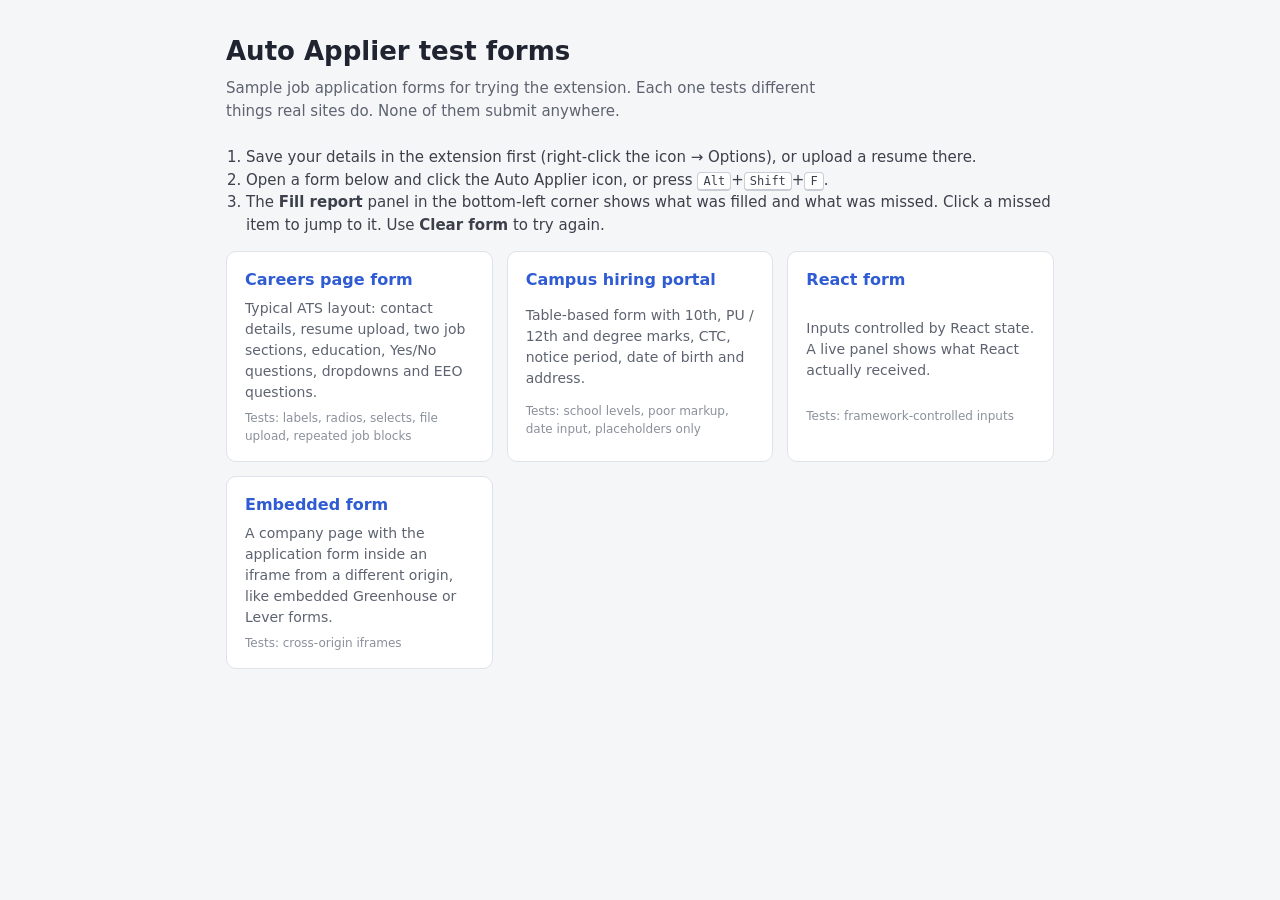
<file: test-site/index.html>
<!doctype html>
<html lang="en">
<head>
  <meta charset="utf-8">
  <meta name="viewport" content="width=device-width, initial-scale=1">
  <title>Auto Applier Test Forms</title>
  <link rel="stylesheet" href="site.css">
  <style>
    h1 { margin: 0 0 6px; font-size: 26px; }
    .lead { margin: 0 0 24px; color: #5d6370; max-width: 64ch; }
    .cards { display: grid; grid-template-columns: repeat(auto-fill, minmax(250px, 1fr)); gap: 14px; }
    .card { display: grid; gap: 6px; padding: 16px 18px; background: #fff; border: 1px solid #dfe2e8; border-radius: 10px; text-decoration: none; color: inherit; }
    .card:hover { border-color: #2f5bd3; }
    .card b { font-size: 16px; color: #2f5bd3; }
    .card span { color: #5d6370; font-size: 14px; }
    .card small { color: #8a909b; font-size: 12px; }
    ol { padding-left: 20px; color: #3b404b; }
    kbd { font: 12px Consolas, monospace; padding: 1px 5px; border: 1px solid #c9cdd6; border-bottom-width: 2px; border-radius: 4px; background: #fff; }
  </style>
</head>
<body>
  <div class="wrap">
    <h1>Auto Applier test forms</h1>
    <p class="lead">Sample job application forms for trying the extension. Each one tests different things real sites do. None of them submit anywhere.</p>

    <ol>
      <li>Save your details in the extension first (right-click the icon → Options), or upload a resume there.</li>
      <li>Open a form below and click the Auto Applier icon, or press <kbd>Alt</kbd>+<kbd>Shift</kbd>+<kbd>F</kbd>.</li>
      <li>The <b>Fill report</b> panel in the bottom-left corner shows what was filled and what was missed. Click a missed item to jump to it. Use <b>Clear form</b> to try again.</li>
    </ol>

    <div class="cards">
      <a class="card" href="careers.html">
        <b>Careers page form</b>
        <span>Typical ATS layout: contact details, resume upload, two job sections, education, Yes/No questions, dropdowns and EEO questions.</span>
        <small>Tests: labels, radios, selects, file upload, repeated job blocks</small>
      </a>
      <a class="card" href="campus.html">
        <b>Campus hiring portal</b>
        <span>Table-based form with 10th, PU / 12th and degree marks, CTC, notice period, date of birth and address.</span>
        <small>Tests: school levels, poor markup, date input, placeholders only</small>
      </a>
      <a class="card" href="react.html">
        <b>React form</b>
        <span>Inputs controlled by React state. A live panel shows what React actually received.</span>
        <small>Tests: framework-controlled inputs</small>
      </a>
      <a class="card" href="embedded.html">
        <b>Embedded form</b>
        <span>A company page with the application form inside an iframe from a different origin, like embedded Greenhouse or Lever forms.</span>
        <small>Tests: cross-origin iframes</small>
      </a>
    </div>
  </div>
</body>
</html>
</file>
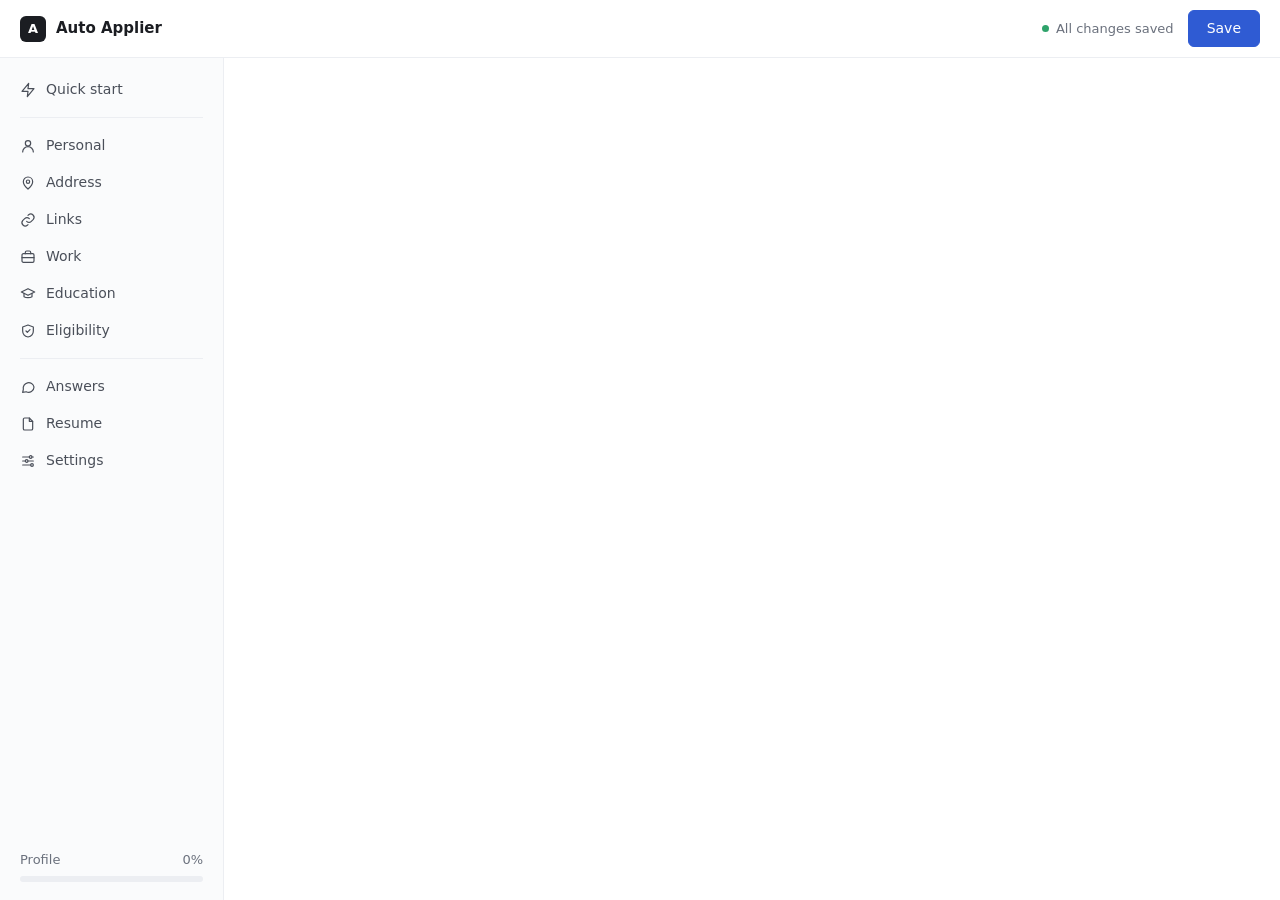
<file: options.html>
<!doctype html>
<html lang="en">
<head>
  <meta charset="utf-8">
  <meta name="viewport" content="width=device-width, initial-scale=1">
  <title>Auto Applier</title>
  <link rel="stylesheet" href="options.css">
</head>
<body>
  <header class="topbar">
    <div class="brand"><span class="logo">A</span>Auto Applier</div>
    <div class="spacer"></div>
    <div id="saveState" class="save-state" data-state="saved"><i></i><span>All changes saved</span></div>
    <button id="save" type="button" class="btn primary">Save</button>
  </header>

  <div class="layout">
    <nav id="nav" class="nav" aria-label="Sections">
      <div id="navItems" class="nav-items"></div>
      <div class="completeness">
        <div class="completeness-row"><span>Profile</span><span id="completePct">0%</span></div>
        <div class="bar"><span id="completeBar"></span></div>
      </div>
    </nav>

    <main class="main">
      <!-- Quick start -->
      <section class="panel" data-panel="quick-start" hidden>
        <div class="panel-head">
          <h1>Quick start</h1>
          <p>Upload your resume and most of your details are filled in for you. Then review each section and save.</p>
        </div>

        <label id="dropZone" class="dropzone" for="parseFile">
          <svg class="dz-icon" viewBox="0 0 24 24" aria-hidden="true"><path d="M12 16V4M7 9l5-5 5 5"/><path d="M4 16v3a2 2 0 0 0 2 2h12a2 2 0 0 0 2-2v-3"/></svg>
          <span class="dz-title">Drop your resume here, or <u>choose a file</u></span>
          <span class="dz-sub">PDF, DOCX or TXT</span>
          <input id="parseFile" type="file" accept=".pdf,.docx,.txt" hidden>
        </label>

        <div class="parse-options">
          <span id="parserMode" class="parser-mode"></span>
          <label class="check"><input id="parseOverwrite" type="checkbox"> Replace details I've already entered</label>
        </div>

        <div id="parseResult" class="result" hidden>
          <p id="parseStatus" class="result-text"></p>
          <div id="parseJump" class="jump"></div>
        </div>

        <ol class="steps">
          <li><strong>Upload your resume</strong><span>Details are filled into the sections on the left. Fields filled this way are tagged "From resume".</span></li>
          <li><strong>Review and save</strong><span>Check each section, fill anything missing (salary, notice period, eligibility), then click Save.</span></li>
          <li><strong>Fill any application</strong><span>On a job form, click the Auto Applier icon or press <kbd>Alt</kbd>+<kbd>Shift</kbd>+<kbd>F</kbd>.</span></li>
        </ol>
      </section>

      <!-- Profile sections are generated from fields.js -->
      <form id="profile" class="profile" autocomplete="off"></form>

      <!-- Answers -->
      <section class="panel" data-panel="answers" hidden>
        <div class="panel-head">
          <h1>Answers</h1>
          <p>Your answers to questions that keep coming up. When a form question contains one of the keywords, the answer is filled in.</p>
        </div>
        <div id="custom" class="answers"></div>
        <button id="addCustom" type="button" class="btn">+ Add answer</button>
      </section>

      <!-- Resume -->
      <section class="panel" data-panel="resume" hidden>
        <div class="panel-head">
          <h1>Resume</h1>
          <p>Attached automatically to "Resume" or "CV" upload fields on application forms.</p>
        </div>
        <div class="file-card">
          <svg class="file-icon" viewBox="0 0 24 24" aria-hidden="true"><path d="M14 3H7a2 2 0 0 0-2 2v14a2 2 0 0 0 2 2h10a2 2 0 0 0 2-2V8z"/><path d="M14 3v5h5"/></svg>
          <div class="file-info">
            <span id="resumeName" class="file-name">No resume saved</span>
            <span id="resumeMeta" class="file-meta">Upload one here or from Quick start.</span>
          </div>
          <label class="btn">Replace<input id="resumeFile" type="file" accept=".pdf,.doc,.docx,.txt,.rtf" hidden></label>
          <button id="resumeClear" type="button" class="btn danger" hidden>Remove</button>
        </div>
      </section>

      <!-- Settings -->
      <section class="panel" data-panel="settings" hidden>
        <div class="panel-head">
          <h1>Settings</h1>
        </div>

        <div class="group">
          <h2>Filling forms</h2>
          <label class="check"><input id="overwrite" type="checkbox"> Overwrite fields that already have a value</label>
          <div class="setting-row">
            <div><strong>Keyboard shortcut</strong><span class="muted">Default is Alt+Shift+F.</span></div>
            <button id="shortcuts" type="button" class="btn">Change shortcut</button>
          </div>
        </div>

        <div class="group">
          <h2>AI resume parsing</h2>
          <p class="muted">Optional. With a Groq API key, resumes are read by an AI model, which handles unusual layouts much better. Your resume's text is sent to Groq when you upload it. Without a key, parsing stays on your computer. Get a free key at <a href="https://console.groq.com/keys" target="_blank" rel="noopener">console.groq.com/keys</a>.</p>
          <div class="grid">
            <div class="field">
              <label for="groqKey">Groq API key</label>
              <!-- type=text + masking (not type=password) so Chrome's password manager doesn't autofill a saved password here -->
              <div class="key-row">
                <input id="groqKey" type="text" class="masked" placeholder="gsk_…" autocomplete="off" spellcheck="false" data-lpignore="true" data-1p-ignore>
                <button id="toggleKey" type="button" class="btn">Show</button>
              </div>
            </div>
            <div class="field">
              <label for="groqModel">Model</label>
              <select id="groqModel"></select>
              <small id="modelNote" class="muted"></small>
            </div>
          </div>
        </div>

        <div class="group">
          <h2>Backup</h2>
          <p class="muted">Save your details and resume to a file, or load them in another browser. The API key isn't included.</p>
          <div class="row">
            <button id="export" type="button" class="btn">Export</button>
            <label class="btn">Import<input id="import" type="file" accept="application/json" hidden></label>
          </div>
        </div>
      </section>
    </main>
  </div>

  <div id="status" class="toast" role="status"></div>

  <script src="lib/pdf.min.js"></script>
  <script src="resume-parser.js"></script>
  <script src="fields.js"></script>
  <script src="options.js"></script>
</body>
</html>
</file>
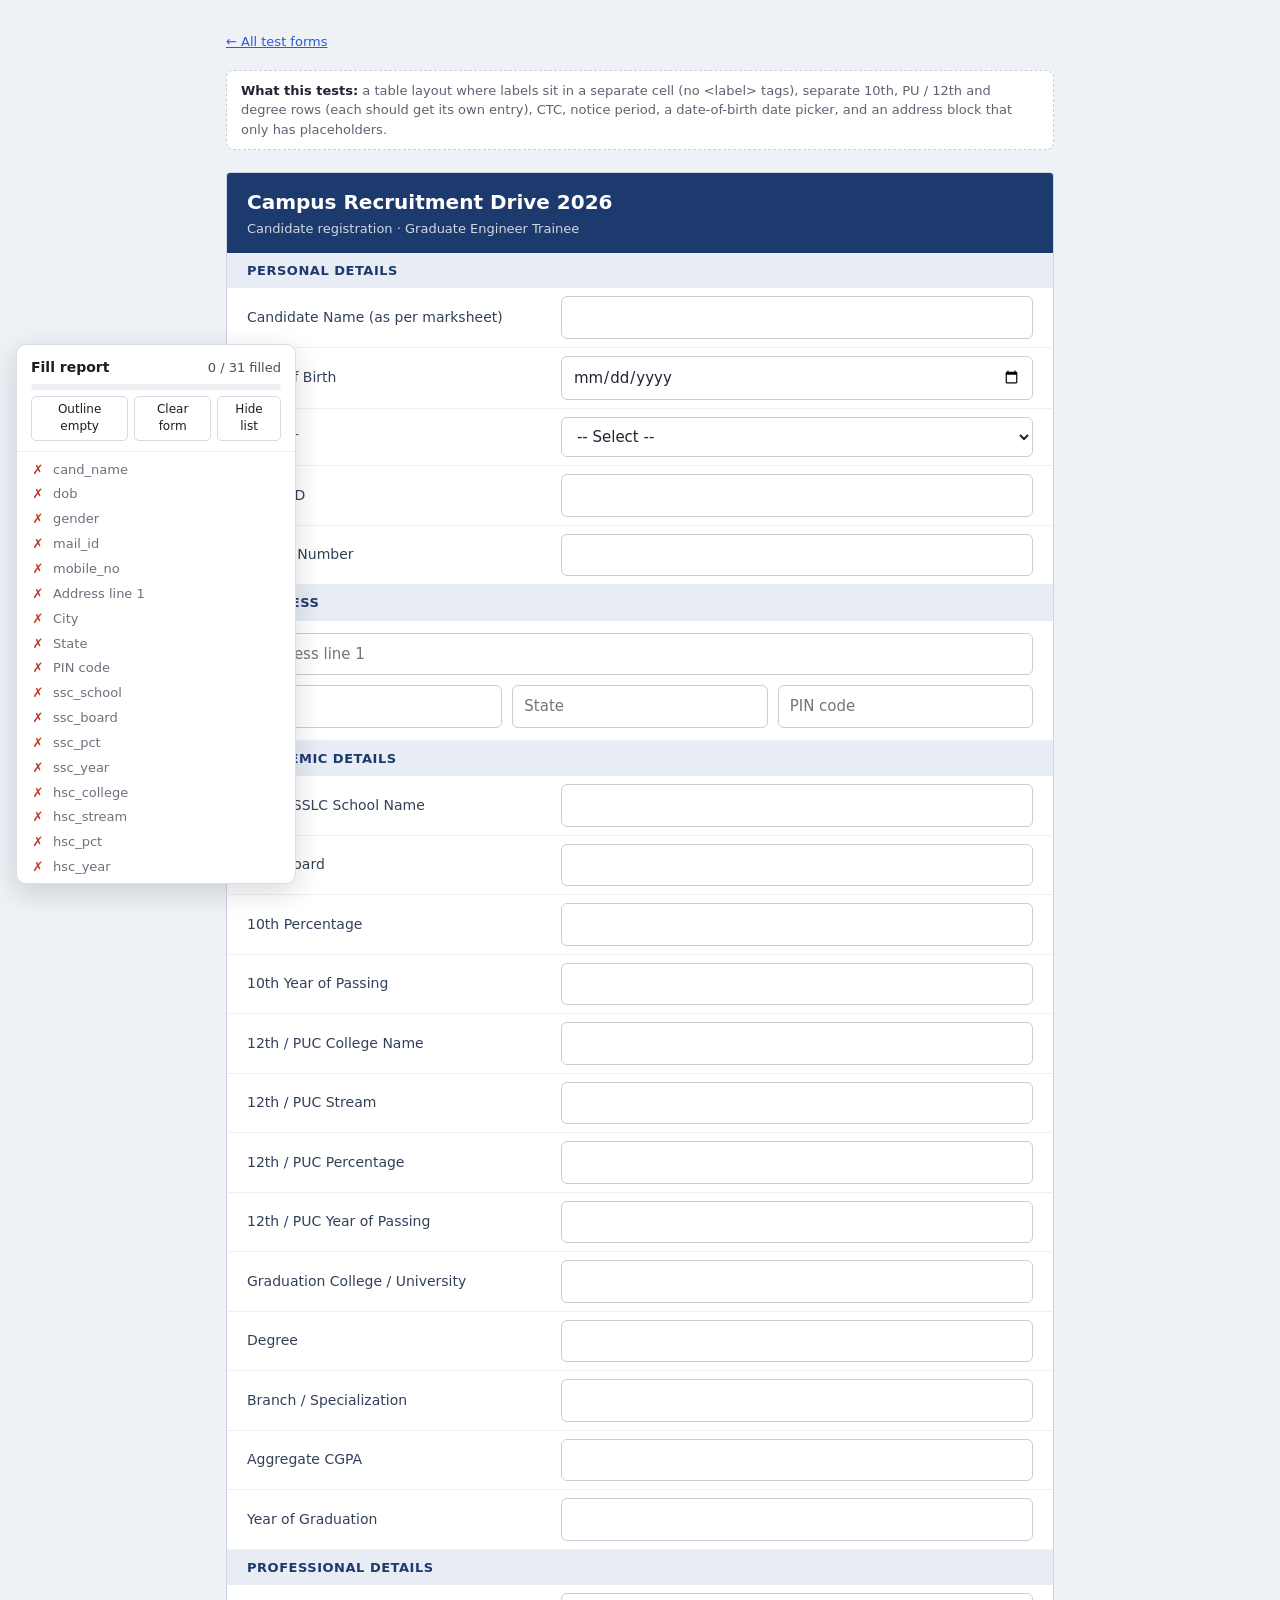
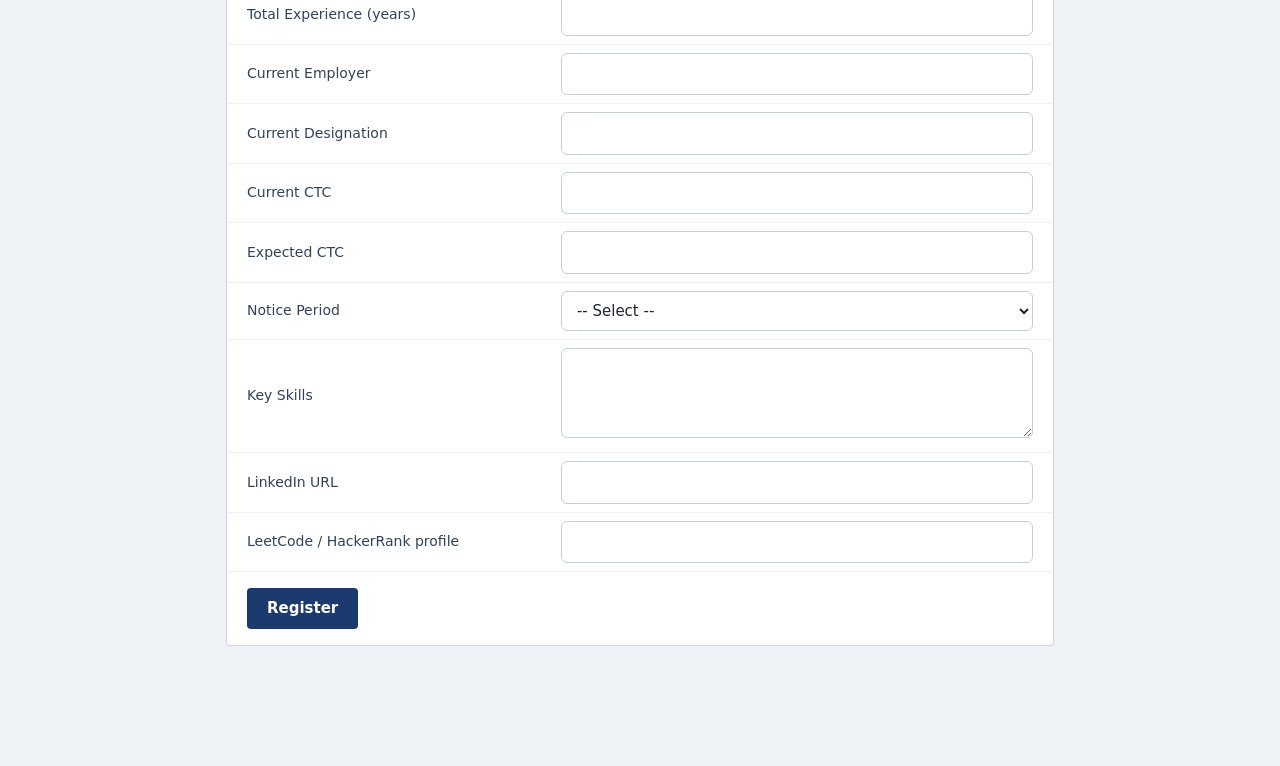
<file: test-site/campus.html>
<!doctype html>
<html lang="en">
<head>
  <meta charset="utf-8">
  <meta name="viewport" content="width=device-width, initial-scale=1">
  <title>Campus Recruitment 2026 · Registration</title>
  <link rel="stylesheet" href="site.css">
  <style>
    body { background: #eef1f6; }
    .portal { background: #fff; border: 1px solid #cfd6e3; border-radius: 4px; overflow: hidden; }
    .portal-head { background: #1d3a6e; color: #fff; padding: 14px 20px; }
    .portal-head h1 { margin: 0; font-size: 20px; }
    .portal-head p { margin: 2px 0 0; font-size: 13px; opacity: .8; }
    .sec { background: #e7ecf5; color: #1d3a6e; font-weight: 700; font-size: 13px; letter-spacing: .04em; text-transform: uppercase; padding: 8px 20px; }
    table { width: 100%; border-collapse: collapse; }
    td { padding: 8px 20px; border-bottom: 1px solid #edf0f5; vertical-align: middle; }
    td:first-child { width: 38%; font-size: 14px; color: #33405a; }
    .grid3 { display: grid; grid-template-columns: repeat(3, 1fr); gap: 10px; padding: 12px 20px; border-bottom: 1px solid #edf0f5; }
    .actions { padding: 16px 20px; display: flex; gap: 10px; }
    .actions button { padding: 9px 20px; border: 0; border-radius: 4px; background: #1d3a6e; color: #fff; font-weight: 600; }
    @media (max-width: 640px) { td { display: block; width: auto !important; border: 0; padding: 6px 16px; } tr { display: block; border-bottom: 1px solid #edf0f5; padding: 6px 0; } .grid3 { grid-template-columns: 1fr; } }
  </style>
</head>
<body>
  <div class="wrap">
    <div class="crumb"><a href="index.html">← All test forms</a></div>
    <div class="test-note"><b>What this tests:</b> a table layout where labels sit in a separate cell (no &lt;label&gt; tags), separate 10th, PU / 12th and degree rows (each should get its own entry), CTC, notice period, a date-of-birth date picker, and an address block that only has placeholders.</div>

    <form class="portal" onsubmit="event.preventDefault(); alert('This is a test form. Nothing was sent.');">
      <div class="portal-head">
        <h1>Campus Recruitment Drive 2026</h1>
        <p>Candidate registration · Graduate Engineer Trainee</p>
      </div>

      <div class="sec">Personal details</div>
      <table>
        <tr><td>Candidate Name (as per marksheet)</td><td><input type="text" name="cand_name"></td></tr>
        <tr><td>Date of Birth</td><td><input type="date" name="dob"></td></tr>
        <tr><td>Gender</td><td><select name="gender"><option value="">-- Select --</option><option value="M">Male</option><option value="F">Female</option><option value="O">Other</option></select></td></tr>
        <tr><td>Email ID</td><td><input type="email" name="mail_id"></td></tr>
        <tr><td>Mobile Number</td><td><input type="tel" name="mobile_no"></td></tr>
      </table>

      <div class="sec">Address</div>
      <div class="grid3">
        <input type="text" name="addr1" placeholder="Address line 1" style="grid-column: span 3">
        <input type="text" name="addr_city" placeholder="City">
        <input type="text" name="addr_state" placeholder="State">
        <input type="text" name="addr_pin" placeholder="PIN code">
      </div>

      <div class="sec">Academic details</div>
      <table>
        <tr><td>10th / SSLC School Name</td><td><input type="text" name="ssc_school"></td></tr>
        <tr><td>10th Board</td><td><input type="text" name="ssc_board"></td></tr>
        <tr><td>10th Percentage</td><td><input type="text" name="ssc_pct"></td></tr>
        <tr><td>10th Year of Passing</td><td><input type="text" name="ssc_year"></td></tr>
        <tr><td>12th / PUC College Name</td><td><input type="text" name="hsc_college"></td></tr>
        <tr><td>12th / PUC Stream</td><td><input type="text" name="hsc_stream"></td></tr>
        <tr><td>12th / PUC Percentage</td><td><input type="text" name="hsc_pct"></td></tr>
        <tr><td>12th / PUC Year of Passing</td><td><input type="text" name="hsc_year"></td></tr>
        <tr><td>Graduation College / University</td><td><input type="text" name="ug_college"></td></tr>
        <tr><td>Degree</td><td><input type="text" name="ug_degree"></td></tr>
        <tr><td>Branch / Specialization</td><td><input type="text" name="ug_branch"></td></tr>
        <tr><td>Aggregate CGPA</td><td><input type="text" name="ug_cgpa"></td></tr>
        <tr><td>Year of Graduation</td><td><input type="text" name="ug_year"></td></tr>
      </table>

      <div class="sec">Professional details</div>
      <table>
        <tr><td>Total Experience (years)</td><td><input type="text" name="exp_total"></td></tr>
        <tr><td>Current Employer</td><td><input type="text" name="cur_emp"></td></tr>
        <tr><td>Current Designation</td><td><input type="text" name="cur_desig"></td></tr>
        <tr><td>Current CTC</td><td><input type="text" name="ctc_now"></td></tr>
        <tr><td>Expected CTC</td><td><input type="text" name="ctc_exp"></td></tr>
        <tr><td>Notice Period</td><td><select name="np"><option value="">-- Select --</option><option>Immediate</option><option>15 days</option><option>30 days</option><option>60 days</option><option>90 days</option></select></td></tr>
        <tr><td>Key Skills</td><td><textarea name="skills_txt"></textarea></td></tr>
        <tr><td>LinkedIn URL</td><td><input type="url" name="li_url"></td></tr>
        <tr><td>LeetCode / HackerRank profile</td><td><input type="url" name="coding_url"></td></tr>
      </table>

      <div class="actions"><button type="submit">Register</button></div>
    </form>
  </div>
  <script src="score.js"></script>
</body>
</html>
</file>
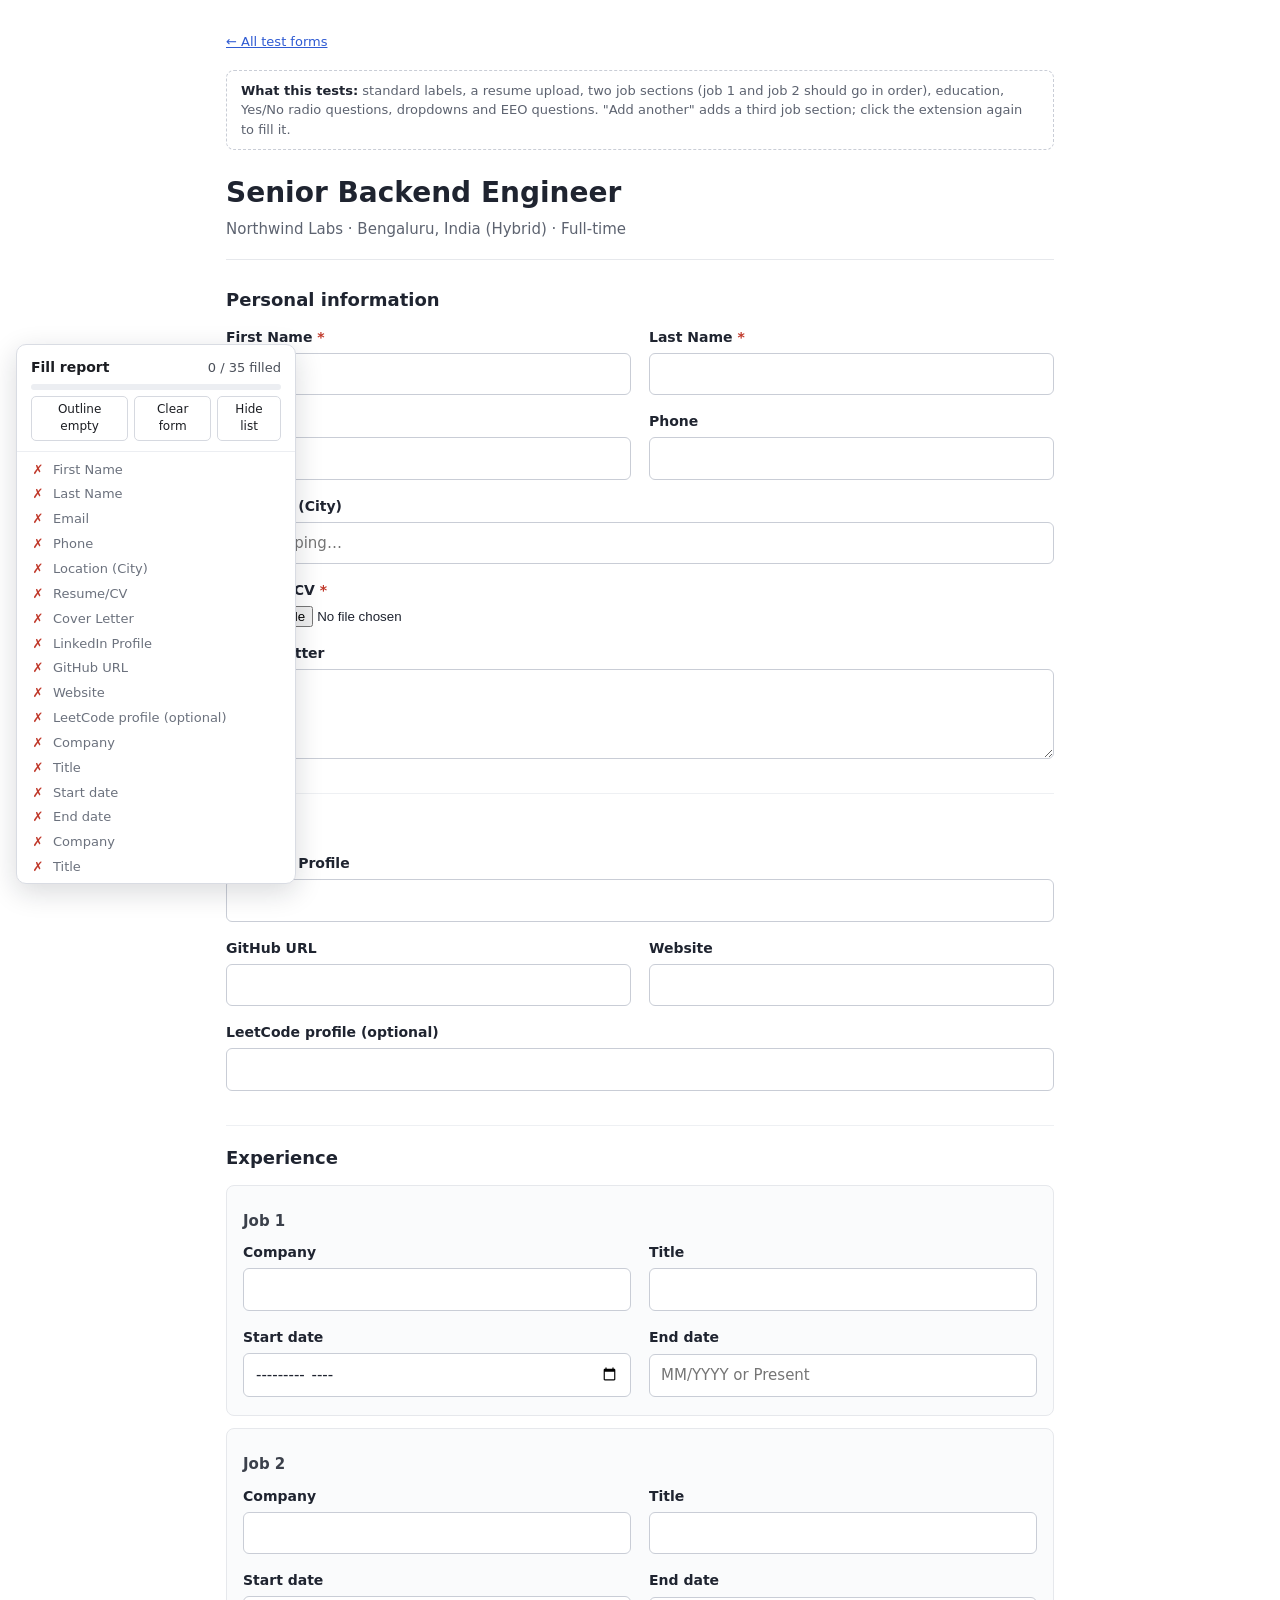
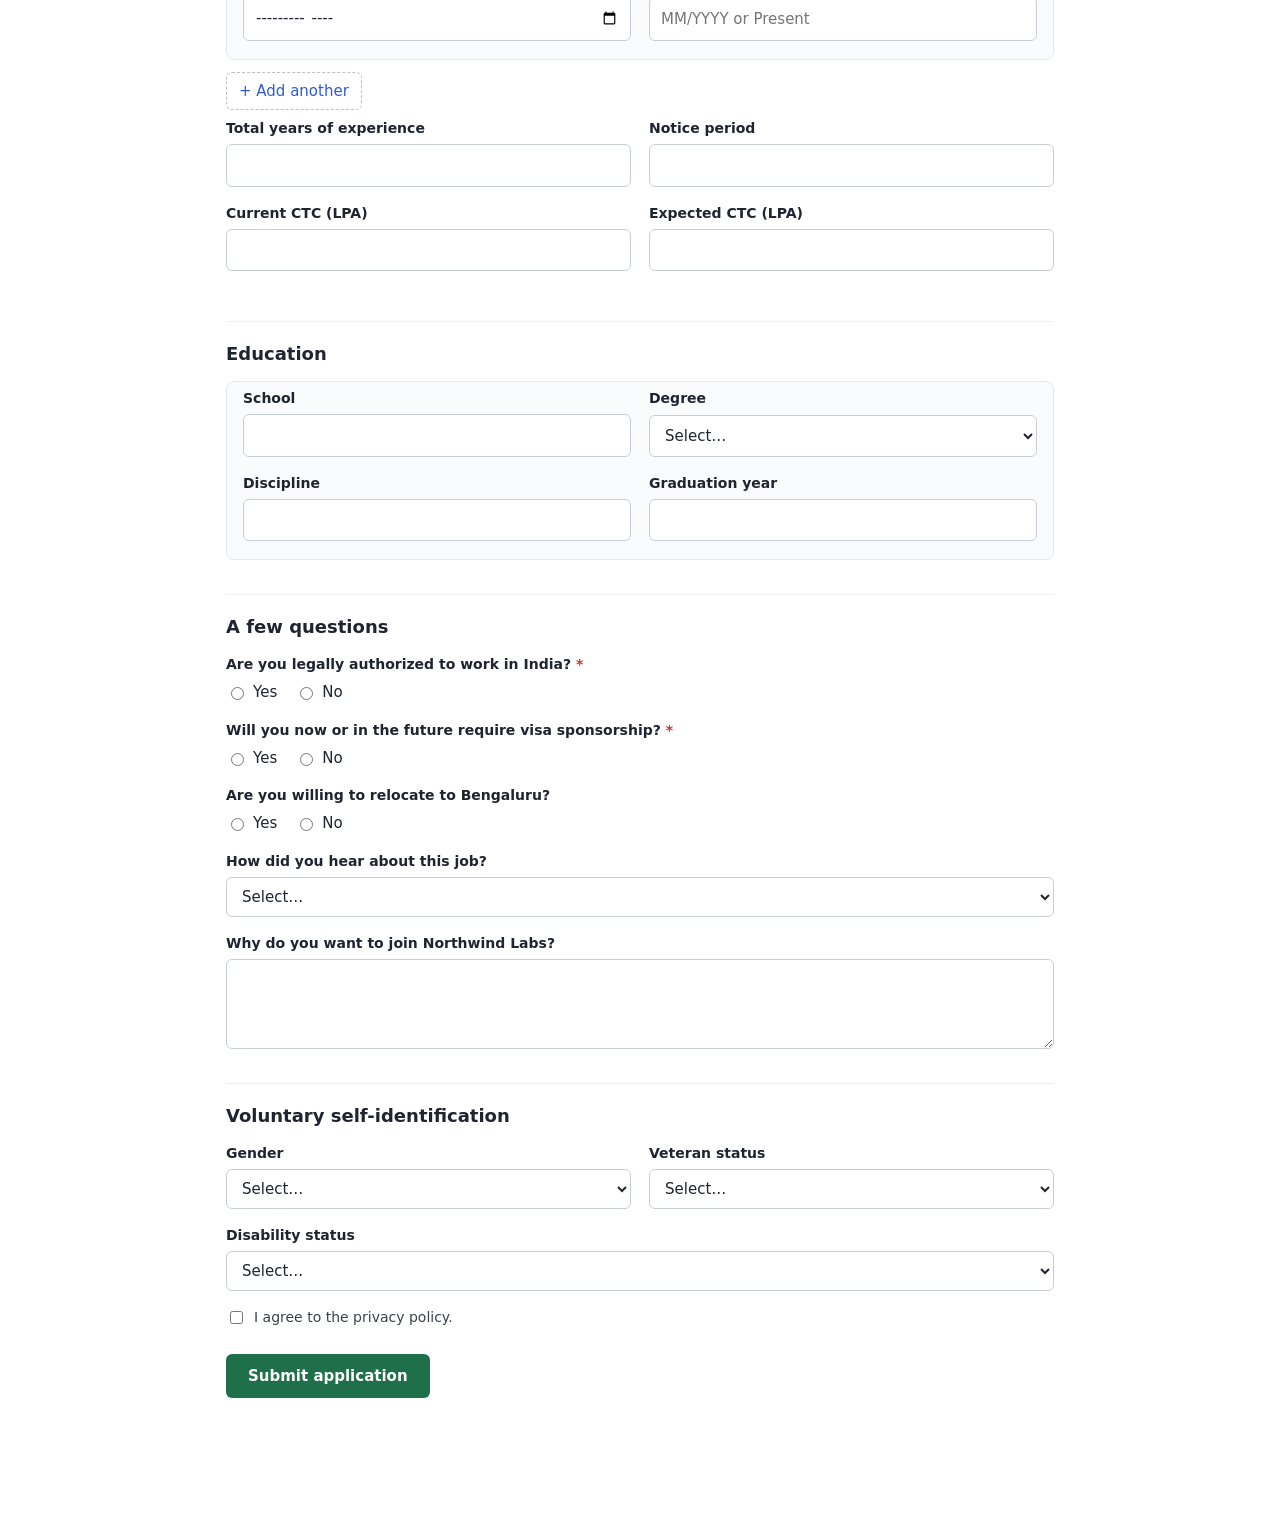
<file: test-site/careers.html>
<!doctype html>
<html lang="en">
<head>
  <meta charset="utf-8">
  <meta name="viewport" content="width=device-width, initial-scale=1">
  <title>Senior Backend Engineer · Northwind Labs</title>
  <link rel="stylesheet" href="site.css">
  <style>
    body { background: #fff; }
    .job-head { border-bottom: 1px solid #e6e8ec; padding-bottom: 18px; margin-bottom: 26px; }
    .job-head h1 { margin: 0; font-size: 28px; }
    .job-head p { margin: 4px 0 0; color: #5d6370; }
    h2 { font-size: 18px; margin: 34px 0 14px; padding-top: 18px; border-top: 1px solid #eef0f3; }
    h3 { font-size: 15px; margin: 18px 0 10px; color: #3b404b; }
    .field { display: grid; gap: 5px; margin-bottom: 16px; }
    .field > label, .q-label { font-weight: 600; font-size: 14px; }
    .req { color: #c0392b; }
    .row { display: grid; grid-template-columns: 1fr 1fr; gap: 0 18px; }
    .block { border: 1px solid #e6e8ec; border-radius: 8px; padding: 6px 16px 2px; margin-bottom: 12px; background: #fafbfc; }
    fieldset { border: 0; padding: 0; margin: 0 0 16px; }
    legend { font-weight: 600; font-size: 14px; margin-bottom: 6px; padding: 0; }
    .opts { display: flex; gap: 18px; }
    .opts label { display: flex; gap: 6px; align-items: center; font-weight: 400; }
    .add { background: none; border: 1px dashed #b9bec9; border-radius: 6px; padding: 7px 12px; color: #2f5bd3; margin-bottom: 8px; }
    .submit { margin-top: 26px; padding: 11px 22px; background: #1f6f4a; color: #fff; border: 0; border-radius: 6px; font-weight: 600; }
    .consent { display: flex; gap: 8px; font-size: 14px; color: #3b404b; }
    @media (max-width: 640px) { .row { grid-template-columns: 1fr; } }
  </style>
</head>
<body>
  <div class="wrap">
    <div class="crumb"><a href="index.html">← All test forms</a></div>
    <div class="test-note"><b>What this tests:</b> standard labels, a resume upload, two job sections (job 1 and job 2 should go in order), education, Yes/No radio questions, dropdowns and EEO questions. "Add another" adds a third job section; click the extension again to fill it.</div>

    <div class="job-head">
      <h1>Senior Backend Engineer</h1>
      <p>Northwind Labs · Bengaluru, India (Hybrid) · Full-time</p>
    </div>

    <form id="application" onsubmit="event.preventDefault(); alert('This is a test form. Nothing was sent.');">
      <h2 style="border-top:0;margin-top:0;padding-top:0">Personal information</h2>
      <div class="row">
        <div class="field"><label for="first_name">First Name <span class="req">*</span></label><input type="text" id="first_name" name="job_application[first_name]"></div>
        <div class="field"><label for="last_name">Last Name <span class="req">*</span></label><input type="text" id="last_name" name="job_application[last_name]"></div>
      </div>
      <div class="row">
        <div class="field"><label for="email">Email <span class="req">*</span></label><input type="email" id="email" name="job_application[email]"></div>
        <div class="field"><label for="phone">Phone</label><input type="tel" id="phone" name="job_application[phone]"></div>
      </div>
      <div class="field"><label for="loc">Location (City)</label><input type="text" id="loc" name="job_application[location]" placeholder="Start typing…"></div>

      <div class="field">
        <label for="resume">Resume/CV <span class="req">*</span></label>
        <input type="file" id="resume" name="job_application[resume]" accept=".pdf,.doc,.docx">
      </div>
      <div class="field">
        <label for="cover">Cover Letter</label>
        <textarea id="cover" name="job_application[cover_letter_text]"></textarea>
      </div>

      <h2>Links</h2>
      <div class="field"><label for="li">LinkedIn Profile</label><input type="url" id="li" name="urls[LinkedIn]"></div>
      <div class="row">
        <div class="field"><label for="gh">GitHub URL</label><input type="url" id="gh" name="urls[GitHub]"></div>
        <div class="field"><label for="web">Website</label><input type="url" id="web" name="urls[Portfolio]"></div>
      </div>
      <div class="field"><label for="lc">LeetCode profile (optional)</label><input type="url" id="lc" name="urls[Other]"></div>

      <h2>Experience</h2>
      <div id="jobs">
        <div class="block job">
          <h3>Job 1</h3>
          <div class="row">
            <div class="field"><label for="c1">Company</label><input type="text" id="c1"></div>
            <div class="field"><label for="t1">Title</label><input type="text" id="t1"></div>
          </div>
          <div class="row">
            <div class="field"><label for="s1">Start date</label><input type="month" id="s1"></div>
            <div class="field"><label for="e1">End date</label><input type="text" id="e1" placeholder="MM/YYYY or Present"></div>
          </div>
        </div>
        <div class="block job">
          <h3>Job 2</h3>
          <div class="row">
            <div class="field"><label for="c2">Company</label><input type="text" id="c2"></div>
            <div class="field"><label for="t2">Title</label><input type="text" id="t2"></div>
          </div>
          <div class="row">
            <div class="field"><label for="s2">Start date</label><input type="month" id="s2"></div>
            <div class="field"><label for="e2">End date</label><input type="text" id="e2" placeholder="MM/YYYY or Present"></div>
          </div>
        </div>
      </div>
      <button type="button" class="add" id="addJob">+ Add another</button>
      <div class="row">
        <div class="field"><label for="yoe">Total years of experience</label><input type="number" id="yoe" step="0.1" min="0"></div>
        <div class="field"><label for="notice">Notice period</label><input type="text" id="notice"></div>
      </div>
      <div class="row">
        <div class="field"><label for="cur_ctc">Current CTC (LPA)</label><input type="text" id="cur_ctc"></div>
        <div class="field"><label for="exp_ctc">Expected CTC (LPA)</label><input type="text" id="exp_ctc"></div>
      </div>

      <h2>Education</h2>
      <div class="block">
        <div class="row">
          <div class="field"><label for="school">School</label><input type="text" id="school"></div>
          <div class="field">
            <label for="degree">Degree</label>
            <select id="degree"><option value="">Select…</option><option>High School</option><option>Associate's Degree</option><option>B.Tech</option><option>Bachelor's Degree</option><option>Master's Degree</option><option>MBA</option><option>Ph.D.</option></select>
          </div>
        </div>
        <div class="row">
          <div class="field"><label for="discipline">Discipline</label><input type="text" id="discipline"></div>
          <div class="field"><label for="grad">Graduation year</label><input type="text" id="grad"></div>
        </div>
      </div>

      <h2>A few questions</h2>
      <fieldset>
        <legend>Are you legally authorized to work in India? <span class="req">*</span></legend>
        <div class="opts"><label><input type="radio" name="auth" value="yes"> Yes</label><label><input type="radio" name="auth" value="no"> No</label></div>
      </fieldset>
      <fieldset>
        <legend>Will you now or in the future require visa sponsorship? <span class="req">*</span></legend>
        <div class="opts"><label><input type="radio" name="sponsor" value="yes"> Yes</label><label><input type="radio" name="sponsor" value="no"> No</label></div>
      </fieldset>
      <fieldset>
        <legend>Are you willing to relocate to Bengaluru?</legend>
        <div class="opts"><label><input type="radio" name="relocate" value="yes"> Yes</label><label><input type="radio" name="relocate" value="no"> No</label></div>
      </fieldset>
      <div class="field">
        <label for="source">How did you hear about this job?</label>
        <select id="source"><option value="">Select…</option><option>LinkedIn</option><option>Company website</option><option>Referral</option><option>Naukri</option><option>Other</option></select>
      </div>
      <div class="field">
        <label for="why">Why do you want to join Northwind Labs?</label>
        <textarea id="why"></textarea>
      </div>

      <h2>Voluntary self-identification</h2>
      <div class="row">
        <div class="field"><label for="gender">Gender</label>
          <select id="gender"><option value="">Select…</option><option>Male</option><option>Female</option><option>Non-binary</option><option>Decline to self-identify</option></select></div>
        <div class="field"><label for="veteran">Veteran status</label>
          <select id="veteran"><option value="">Select…</option><option>I am not a protected veteran</option><option>I identify as a protected veteran</option><option>I don't wish to answer</option></select></div>
      </div>
      <div class="field"><label for="disability">Disability status</label>
        <select id="disability"><option value="">Select…</option><option>No, I don't have a disability</option><option>Yes, I have a disability</option><option>I don't wish to answer</option></select></div>

      <label class="consent" data-aa-ignore><input type="checkbox"> I agree to the privacy policy.</label>
      <button type="submit" class="submit">Submit application</button>
    </form>
  </div>

  <script>
    // "Add another" job section, like real ATS forms.
    let jobN = 2;
    document.getElementById('addJob').addEventListener('click', () => {
      jobN++;
      const div = document.createElement('div');
      div.className = 'block job';
      div.innerHTML = `<h3>Job ${jobN}</h3>
        <div class="row">
          <div class="field"><label for="c${jobN}">Company</label><input type="text" id="c${jobN}"></div>
          <div class="field"><label for="t${jobN}">Title</label><input type="text" id="t${jobN}"></div>
        </div>
        <div class="row">
          <div class="field"><label for="s${jobN}">Start date</label><input type="month" id="s${jobN}"></div>
          <div class="field"><label for="e${jobN}">End date</label><input type="text" id="e${jobN}" placeholder="MM/YYYY or Present"></div>
        </div>`;
      document.getElementById('jobs').append(div);
    });
  </script>
  <script src="score.js"></script>
</body>
</html>
</file>
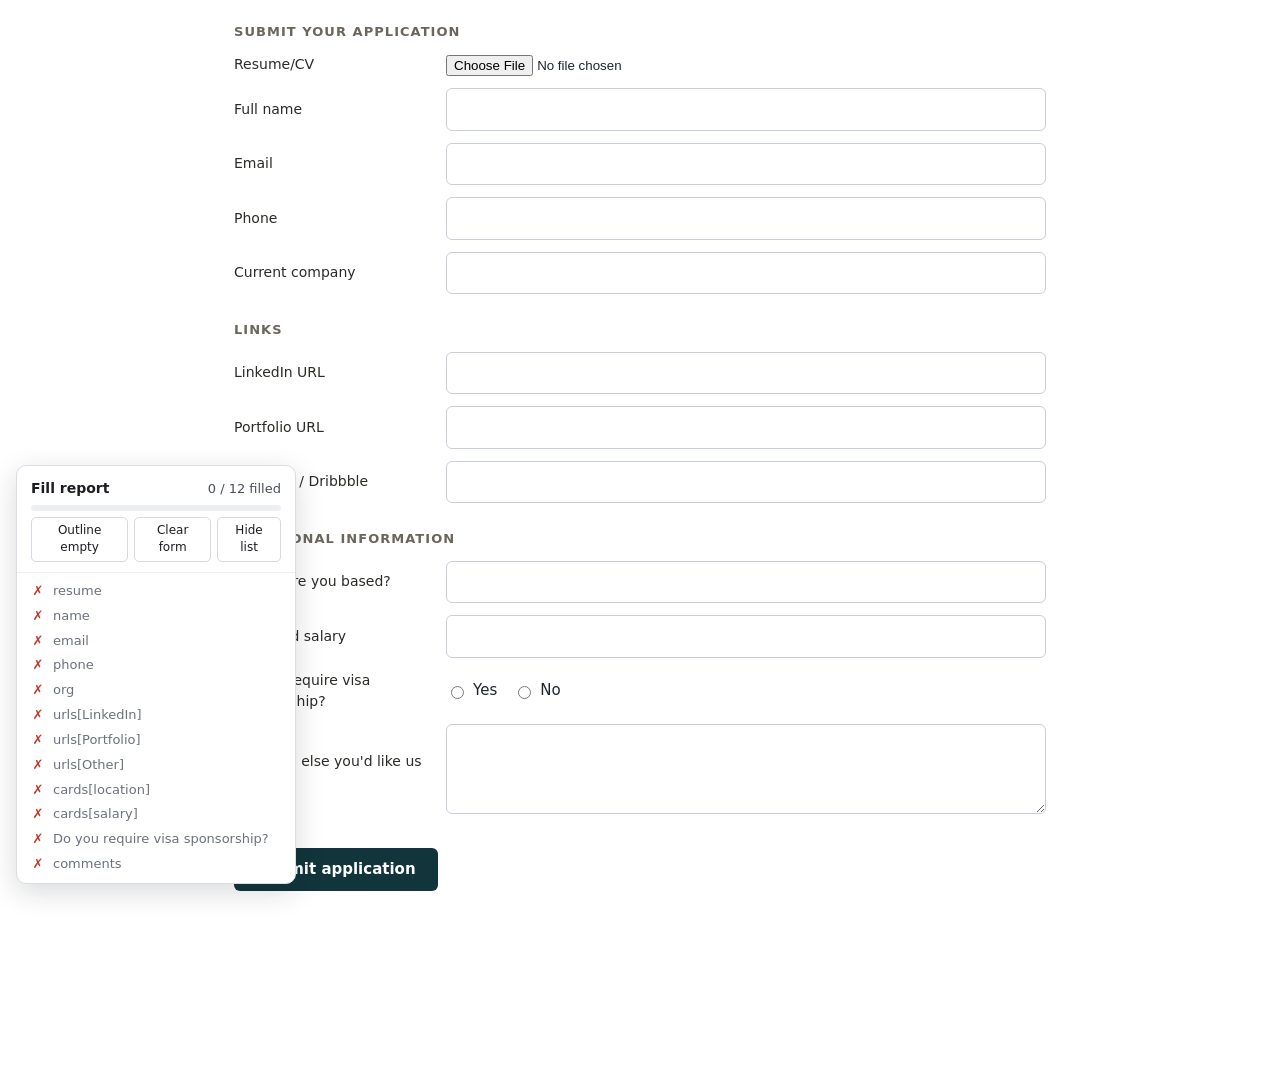
<file: test-site/embed-form.html>
<!doctype html>
<html lang="en">
<head>
  <meta charset="utf-8">
  <meta name="viewport" content="width=device-width, initial-scale=1">
  <title>Application form</title>
  <link rel="stylesheet" href="site.css">
  <style>
    body { background: #fff; }
    .wrap { padding: 22px 24px 180px; }
    h2 { font-size: 13px; letter-spacing: .08em; text-transform: uppercase; color: #6b665c; margin: 26px 0 12px; }
    h2:first-of-type { margin-top: 0; }
    .application-question { display: grid; grid-template-columns: 200px minmax(0, 1fr); gap: 12px; align-items: center; margin-bottom: 12px; }
    .application-label { font-size: 14px; color: #2c2a26; }
    .opts { display: flex; gap: 16px; }
    .opts label { display: flex; gap: 6px; align-items: center; }
    .submit { margin-top: 16px; padding: 10px 22px; border: 0; border-radius: 6px; background: #12343b; color: #fff; font-weight: 600; }
    @media (max-width: 600px) { .application-question { grid-template-columns: 1fr; gap: 4px; } }
  </style>
</head>
<body>
  <div class="wrap">
    <form onsubmit="event.preventDefault(); alert('This is a test form. Nothing was sent.');">
      <h2>Submit your application</h2>
      <!-- Lever-style markup: the question text is a sibling div, not a <label> -->
      <div class="application-question"><div class="application-label">Resume/CV</div><div><input type="file" name="resume"></div></div>
      <div class="application-question"><div class="application-label">Full name</div><div><input type="text" name="name"></div></div>
      <div class="application-question"><div class="application-label">Email</div><div><input type="email" name="email"></div></div>
      <div class="application-question"><div class="application-label">Phone</div><div><input type="tel" name="phone"></div></div>
      <div class="application-question"><div class="application-label">Current company</div><div><input type="text" name="org"></div></div>

      <h2>Links</h2>
      <div class="application-question"><div class="application-label">LinkedIn URL</div><div><input type="url" name="urls[LinkedIn]"></div></div>
      <div class="application-question"><div class="application-label">Portfolio URL</div><div><input type="url" name="urls[Portfolio]"></div></div>
      <div class="application-question"><div class="application-label">Behance / Dribbble</div><div><input type="url" name="urls[Other]"></div></div>

      <h2>Additional information</h2>
      <div class="application-question"><div class="application-label">Where are you based?</div><div><input type="text" name="cards[location]"></div></div>
      <div class="application-question"><div class="application-label">Expected salary</div><div><input type="text" name="cards[salary]"></div></div>
      <div class="application-question question">
        <div class="application-label q-label">Do you require visa sponsorship?</div>
        <div class="opts"><label><input type="radio" name="cards[visa]" value="Yes"> Yes</label><label><input type="radio" name="cards[visa]" value="No"> No</label></div>
      </div>
      <div class="application-question"><div class="application-label">Anything else you'd like us to know?</div><div><textarea name="comments"></textarea></div></div>

      <button type="submit" class="submit">Submit application</button>
    </form>
  </div>
  <script src="score.js"></script>
</body>
</html>
</file>
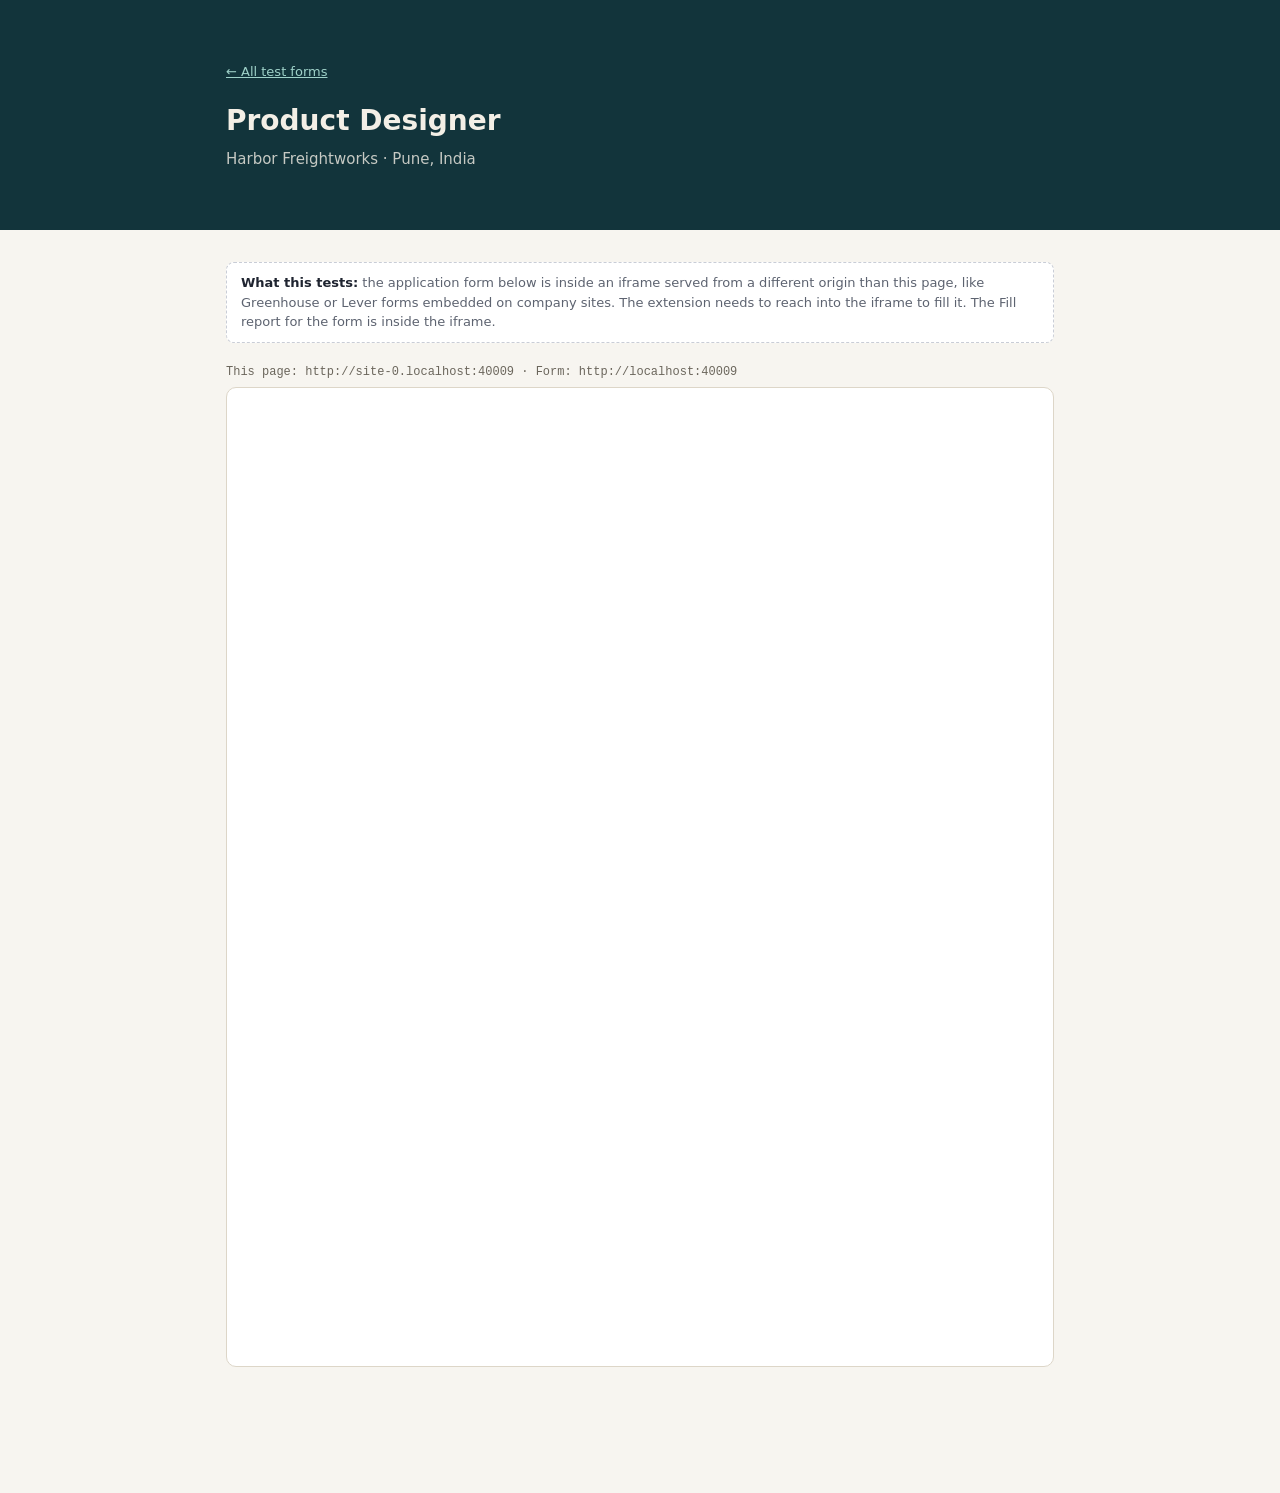
<file: test-site/embedded.html>
<!doctype html>
<html lang="en">
<head>
  <meta charset="utf-8">
  <meta name="viewport" content="width=device-width, initial-scale=1">
  <title>Careers · Harbor Freightworks</title>
  <link rel="stylesheet" href="site.css">
  <style>
    body { background: #f7f5f0; }
    .hero { background: #12343b; color: #f3efe6; padding: 30px 0; }
    .hero .wrap { padding-bottom: 30px; }
    .hero h1 { margin: 0; font-size: 28px; }
    .hero p { margin: 6px 0 0; opacity: .8; }
    iframe { width: 100%; height: 980px; border: 1px solid #ddd6c8; border-radius: 10px; background: #fff; }
    .origin { font: 12px Consolas, monospace; color: #6b665c; margin: 0 0 8px; }
  </style>
</head>
<body>
  <div class="hero"><div class="wrap">
    <div class="crumb"><a href="index.html" style="color:#9fd2c9">← All test forms</a></div>
    <h1>Product Designer</h1>
    <p>Harbor Freightworks · Pune, India</p>
  </div></div>
  <div class="wrap">
    <div class="test-note"><b>What this tests:</b> the application form below is inside an iframe served from a different origin than this page, like Greenhouse or Lever forms embedded on company sites. The extension needs to reach into the iframe to fill it. The Fill report for the form is inside the iframe.</div>
    <p class="origin" id="origin"></p>
    <iframe id="frame" title="Application form"></iframe>
  </div>
  <script>
    // Serve the form from the "other" host name so the iframe is cross-origin (localhost ↔ 127.0.0.1).
    const other = location.hostname === 'localhost' ? '127.0.0.1' : 'localhost';
    const src = `${location.protocol}//${other}:${location.port}/embed-form.html`;
    document.getElementById('frame').src = src;
    document.getElementById('origin').textContent = `This page: ${location.origin} · Form: ${new URL(src).origin}`;
  </script>
</body>
</html>
</file>
<file: test-site/site.css>
/* Shared base for the Auto Applier test pages. Each page adds its own look on top. */
* { box-sizing: border-box; }
body { margin: 0; font: 15px/1.5 "Segoe UI", system-ui, sans-serif; color: #1f2430; background: #f5f6f8; }
a { color: #2f5bd3; }
.wrap { max-width: 860px; margin: 0 auto; padding: 32px 16px 120px; }
.crumb { font-size: 13px; margin-bottom: 18px; }
.test-note {
  font-size: 13px; color: #5d6370; background: #fff; border: 1px dashed #c9cdd6; border-radius: 8px;
  padding: 10px 14px; margin-bottom: 22px;
}
.test-note b { color: #1f2430; }
input[type=text], input[type=email], input[type=tel], input[type=url], input[type=number], input[type=date], input[type=month], select, textarea {
  width: 100%; padding: 9px 11px; border: 1px solid #c9cdd6; border-radius: 6px; background: #fff; color: inherit; font: inherit;
}
textarea { min-height: 90px; resize: vertical; }
button { font: inherit; cursor: pointer; }
</file>
<file: options.css>
/* Style A, "Clean minimal": white and soft grey, thin borders, one blue accent. Automatic dark mode. */
:root {
  --bg: #ffffff;
  --sidebar: #fafbfc;
  --surface: #ffffff;
  --subtle: #f4f5f7;
  --hover: #f0f2f5;
  --text: #1b1d22;
  --text-2: #4a4f59;
  --muted: #6b717d;
  --border: #e3e5ea;
  --border-soft: #eceef2;
  --input-border: #d6d9e0;
  --accent: #2f5bd3;
  --accent-hover: #2650c0;
  --accent-soft: #eef2fd;
  --on-accent: #ffffff;
  --good: #1e7a4e;
  --good-dot: #2fa36b;
  --good-soft: #eef7f2;
  --good-border: #9fd3b8;
  --good-fill: #f6fbf8;
  --warn-dot: #d48a1c;
  --danger: #c0392b;
  --danger-soft: #fdeeee;
  --radius: 6px;
  --font: "Segoe UI Variable Text", "Segoe UI", system-ui, -apple-system, sans-serif;
  --font-mono: ui-monospace, "Cascadia Mono", Consolas, monospace;
  color-scheme: light;
}
@media (prefers-color-scheme: dark) {
  :root {
    --bg: #131519;
    --sidebar: #16181d;
    --surface: #1a1d22;
    --subtle: #1e2127;
    --hover: #22252c;
    --text: #e7e9ed;
    --text-2: #c2c6cf;
    --muted: #8e94a0;
    --border: #2a2e36;
    --border-soft: #23262d;
    --input-border: #343842;
    --accent: #7b9cf2;
    --accent-hover: #93aff6;
    --accent-soft: #1f2a45;
    --on-accent: #0e1424;
    --good: #6fd3a0;
    --good-dot: #3fbf7f;
    --good-soft: #17301f;
    --good-border: #2f6b4b;
    --good-fill: #16241c;
    --warn-dot: #e3a547;
    --danger: #f08b80;
    --danger-soft: #3a1f1d;
    color-scheme: dark;
  }
}

* { box-sizing: border-box; }
html, body { height: 100%; }
body {
  margin: 0;
  background: var(--bg);
  color: var(--text);
  font: 14px/1.5 var(--font);
  display: flex;
  flex-direction: column;
}
a { color: var(--accent); }
kbd {
  font: 12px var(--font-mono);
  padding: 1px 5px;
  border: 1px solid var(--border);
  border-bottom-width: 2px;
  border-radius: 4px;
  background: var(--subtle);
}
[hidden] { display: none !important; }

/* ---------- Top bar ---------- */
.topbar {
  display: flex;
  align-items: center;
  gap: 14px;
  padding: 10px 20px;
  border-bottom: 1px solid var(--border-soft);
  background: var(--bg);
  flex: none;
}
.brand { display: flex; align-items: center; gap: 10px; font-weight: 600; font-size: 15px; }
.logo {
  width: 26px; height: 26px;
  display: grid; place-items: center;
  background: var(--text); color: var(--bg);
  border-radius: 6px; font-size: 13px; font-weight: 700;
}
.spacer { flex: 1; }
.save-state { display: flex; align-items: center; gap: 7px; color: var(--muted); font-size: 13px; }
.save-state i { width: 7px; height: 7px; border-radius: 50%; background: var(--good-dot); }
.save-state[data-state="dirty"] i { background: var(--warn-dot); }

/* ---------- Buttons & inputs ---------- */
.btn {
  display: inline-flex; align-items: center; justify-content: center; gap: 6px;
  padding: 7px 14px;
  border: 1px solid var(--input-border);
  border-radius: var(--radius);
  background: var(--surface);
  color: var(--text);
  font: inherit; font-weight: 500;
  cursor: pointer;
  white-space: nowrap;
}
.btn:hover { background: var(--hover); }
.btn.primary { background: var(--accent); border-color: var(--accent); color: var(--on-accent); padding-inline: 18px; }
.btn.primary:hover { background: var(--accent-hover); }
.btn.danger { color: var(--danger); }
.btn.danger:hover { background: var(--danger-soft); }
.btn.icon { padding: 6px 8px; border-color: transparent; background: transparent; color: var(--muted); }
.btn.icon:hover { background: var(--hover); color: var(--danger); }
.btn:focus-visible, .nav-item:focus-visible, .dropzone:focus-within { outline: 2px solid var(--accent); outline-offset: 2px; }

input[type=text], input[type=email], input[type=tel], input[type=url], textarea, select {
  width: 100%;
  min-width: 0;
  padding: 8px 11px;
  border: 1px solid var(--input-border);
  border-radius: var(--radius);
  background: var(--surface);
  color: var(--text);
  font: inherit;
}
textarea { min-height: 88px; resize: vertical; line-height: 1.5; }
input::placeholder, textarea::placeholder { color: var(--muted); opacity: .8; }
input:focus, textarea:focus, select:focus { outline: 2px solid var(--accent); outline-offset: -1px; border-color: transparent; }
input.parsed, textarea.parsed { border-color: var(--good-border); background: var(--good-fill); }
.masked { -webkit-text-security: disc; }
.check { display: flex; align-items: center; gap: 8px; cursor: pointer; color: var(--text-2); }
.check input { width: 15px; height: 15px; accent-color: var(--accent); margin: 0; }
.muted { color: var(--muted); }

/* ---------- Layout ---------- */
.layout { flex: 1; min-height: 0; display: grid; grid-template-columns: 224px 1fr; }
.nav {
  display: flex; flex-direction: column;
  padding: 14px 10px;
  background: var(--sidebar);
  border-right: 1px solid var(--border-soft);
  overflow-y: auto;
}
.nav-items { display: flex; flex-direction: column; gap: 2px; }
.nav-item {
  display: flex; align-items: center; gap: 10px;
  padding: 7px 10px;
  border: 0; border-radius: var(--radius);
  background: none;
  color: var(--text-2);
  font: inherit; text-align: left;
  cursor: pointer;
}
.nav-item:hover { background: var(--hover); }
.nav-item[aria-current="true"] { background: var(--accent-soft); color: var(--accent); font-weight: 500; }
.nav-item svg { width: 16px; height: 16px; flex: none; }
.nav-count { margin-left: auto; font-size: 12px; color: var(--muted); font-variant-numeric: tabular-nums; }
.nav-item[aria-current="true"] .nav-count { color: var(--accent); }
.nav-sep { height: 1px; background: var(--border-soft); margin: 8px 10px; }

svg { fill: none; stroke: currentColor; stroke-width: 1.8; stroke-linecap: round; stroke-linejoin: round; }

.completeness { margin-top: auto; padding: 16px 10px 4px; display: grid; gap: 7px; font-size: 13px; color: var(--muted); }
.completeness-row { display: flex; justify-content: space-between; font-variant-numeric: tabular-nums; }
.bar { height: 6px; border-radius: 3px; background: var(--border-soft); overflow: hidden; }
.bar span { display: block; height: 100%; width: 0; background: var(--accent); border-radius: 3px; transition: width .3s; }

.main { overflow-y: auto; padding: 28px 36px 64px; }
.profile { display: contents; }
.panel { max-width: 760px; display: grid; gap: 22px; }

.panel-head { display: grid; gap: 4px; }
.panel-title { display: flex; align-items: center; gap: 12px; flex-wrap: wrap; }
.panel-head h1 { margin: 0; font-size: 22px; font-weight: 600; letter-spacing: -0.01em; }
.panel-head p { margin: 0; color: var(--muted); max-width: 64ch; }
.chip {
  font-size: 12px; font-weight: 500;
  padding: 2px 9px;
  border-radius: 4px;
  background: var(--subtle); color: var(--muted);
  font-variant-numeric: tabular-nums;
}
.chip.complete { background: var(--good-soft); color: var(--good); }

/* ---------- Fields ---------- */
.grid { display: grid; grid-template-columns: repeat(2, minmax(0, 1fr)); gap: 16px 18px; }
.field { display: grid; gap: 6px; align-content: start; min-width: 0; }
.field.wide { grid-column: 1 / -1; }
.field > label { font-size: 13px; font-weight: 500; color: var(--text-2); display: flex; align-items: center; gap: 8px; }
.tag {
  font-size: 11px; font-weight: 600;
  padding: 1px 7px;
  border-radius: 3px;
  background: var(--good-soft); color: var(--good);
}
.key-row { display: flex; gap: 8px; }

/* ---------- Quick start ---------- */
.dropzone {
  display: grid; justify-items: center; gap: 6px;
  padding: 36px 20px;
  border: 1.5px dashed var(--input-border);
  border-radius: 10px;
  background: var(--subtle);
  text-align: center;
  cursor: pointer;
  transition: border-color .15s, background .15s;
}
.dropzone:hover, .dropzone.over { border-color: var(--accent); background: var(--accent-soft); }
.dropzone.busy { opacity: .7; pointer-events: none; }
.dz-icon { width: 28px; height: 28px; color: var(--accent); }
.dz-title { font-size: 15px; font-weight: 500; }
.dz-title u { color: var(--accent); text-underline-offset: 3px; }
.dz-sub { font-size: 13px; color: var(--muted); }

.parse-options { display: flex; flex-wrap: wrap; align-items: center; justify-content: space-between; gap: 10px 20px; }
.parser-mode { font-size: 13px; color: var(--muted); }
.parser-mode b { color: var(--text-2); font-weight: 500; }
.parser-mode button { font: inherit; color: var(--accent); background: none; border: 0; padding: 0; cursor: pointer; text-decoration: underline; text-underline-offset: 2px; }

.result {
  display: grid; gap: 10px;
  padding: 14px 16px;
  border: 1px solid var(--good-border);
  border-radius: 8px;
  background: var(--good-fill);
}
.result.error { border-color: var(--danger); background: var(--danger-soft); }
.result-text { margin: 0; }
.jump { display: flex; flex-wrap: wrap; gap: 8px; }
.jump .btn { padding: 4px 10px; font-size: 13px; }

.steps { margin: 6px 0 0; padding: 0; list-style: none; counter-reset: step; display: grid; gap: 14px; border-top: 1px solid var(--border-soft); padding-top: 20px; }
.steps li { counter-increment: step; display: grid; grid-template-columns: 26px 1fr; column-gap: 12px; }
.steps li::before {
  content: counter(step);
  grid-row: span 2;
  width: 24px; height: 24px;
  display: grid; place-items: center;
  border: 1px solid var(--border); border-radius: 50%;
  font-size: 12px; font-weight: 600; color: var(--muted);
}
.steps strong { font-weight: 500; }
.steps span { color: var(--muted); }

/* ---------- Answers ---------- */
.answers { display: grid; gap: 12px; }
.answer {
  display: grid; grid-template-columns: minmax(0, 1fr) auto; gap: 8px 10px;
  padding: 14px;
  border: 1px solid var(--border);
  border-radius: 8px;
  background: var(--surface);
}
.answer .field { grid-column: 1; }
.answer .btn.icon { grid-column: 2; grid-row: 1; align-self: start; }
.answer textarea { min-height: 64px; }
.answers-empty { color: var(--muted); padding: 18px; border: 1px dashed var(--border); border-radius: 8px; text-align: center; }
.panel > .btn { justify-self: start; }

/* ---------- Work / Education entries ---------- */
.subhead { margin: 6px 0 0; font-size: 15px; font-weight: 600; }
.entry-block, .extra-block { display: grid; gap: 12px; }
.entry-block > .muted { margin: -4px 0 0; max-width: 68ch; }
.entry-block > .btn, .extra-block > .btn { justify-self: start; }
.entries { display: grid; gap: 12px; }
.entries:empty { display: none; }
.entries-empty { margin: 0; color: var(--muted); padding: 18px; border: 1px dashed var(--border); border-radius: 8px; text-align: center; }
.entry {
  display: grid; gap: 14px;
  padding: 14px 16px 16px;
  border: 1px solid var(--border);
  border-radius: 8px;
  background: var(--surface);
}
.entry.parsed { border-color: var(--good-border); }
.entry-head { display: flex; align-items: center; gap: 10px; min-width: 0; }
.entry-title { font-weight: 600; overflow: hidden; text-overflow: ellipsis; white-space: nowrap; min-width: 0; }
.entry-actions { margin-left: auto; display: flex; gap: 2px; flex: none; }
.entry-actions .btn.icon:hover { color: var(--text); }
.entry-actions .btn.remove:hover { color: var(--danger); }
.entry:first-child .move[data-dir="-1"], .entry:last-child .move[data-dir="1"] { visibility: hidden; }
.field-check { align-content: end; padding-bottom: 9px; }
input:disabled { background: var(--subtle); color: var(--muted); }

/* ---------- Custom fields ---------- */
.extras { display: grid; gap: 10px; }
.extras:empty { display: none; }
.extra-block { padding-top: 6px; border-top: 1px solid var(--border-soft); }
.extras:empty + .btn { margin-top: 0; }
.extra-row { display: grid; grid-template-columns: minmax(0, 1fr) minmax(0, 1.4fr) auto; gap: 10px 18px; align-items: end; }
.extra-row .btn.icon { margin-bottom: 4px; }

/* ---------- Resume ---------- */
.file-card {
  display: flex; align-items: center; gap: 14px; flex-wrap: wrap;
  padding: 16px;
  border: 1px solid var(--border);
  border-radius: 8px;
}
.file-icon { width: 30px; height: 30px; color: var(--accent); flex: none; }
.file-info { display: grid; flex: 1; min-width: 160px; }
.file-name { font-weight: 500; overflow-wrap: anywhere; }
.file-meta { font-size: 13px; color: var(--muted); }

/* ---------- Settings ---------- */
.group { display: grid; gap: 12px; padding-bottom: 22px; border-bottom: 1px solid var(--border-soft); }
.group:last-child { border-bottom: 0; }
.group h2 { margin: 0; font-size: 15px; font-weight: 600; }
.group p { margin: 0; max-width: 68ch; }
.setting-row { display: flex; align-items: center; justify-content: space-between; gap: 12px; flex-wrap: wrap; }
.setting-row > div { display: grid; }
.setting-row strong { font-weight: 500; }
.row { display: flex; gap: 8px; flex-wrap: wrap; }

/* ---------- Toast ---------- */
.toast {
  position: fixed; bottom: 20px; left: 50%;
  transform: translate(-50%, 8px);
  padding: 9px 16px;
  border-radius: 8px;
  background: var(--text); color: var(--bg);
  font-size: 13px;
  opacity: 0; pointer-events: none;
  transition: opacity .2s, transform .2s;
}
.toast.show { opacity: 1; transform: translate(-50%, 0); }
.toast.error { background: var(--danger); color: #fff; }

/* ---------- Narrow windows ---------- */
@media (max-width: 760px) {
  .layout { grid-template-columns: 1fr; grid-template-rows: auto 1fr; }
  .nav { flex-direction: row; padding: 8px; border-right: 0; border-bottom: 1px solid var(--border-soft); overflow-x: auto; }
  .nav-items { flex-direction: row; }
  .nav-item { white-space: nowrap; }
  .nav-sep, .completeness { display: none; }
  .main { padding: 20px 16px 48px; }
  .grid { grid-template-columns: 1fr; }
  .extra-row { grid-template-columns: minmax(0, 1fr) auto; }
  .extra-row .field:nth-child(2) { grid-column: 1; }
  .extra-row .btn.icon { grid-column: 2; grid-row: 1; }
  .save-state span { display: none; }
}

@media (prefers-reduced-motion: reduce) {
  * { transition: none !important; }
}
</file>
